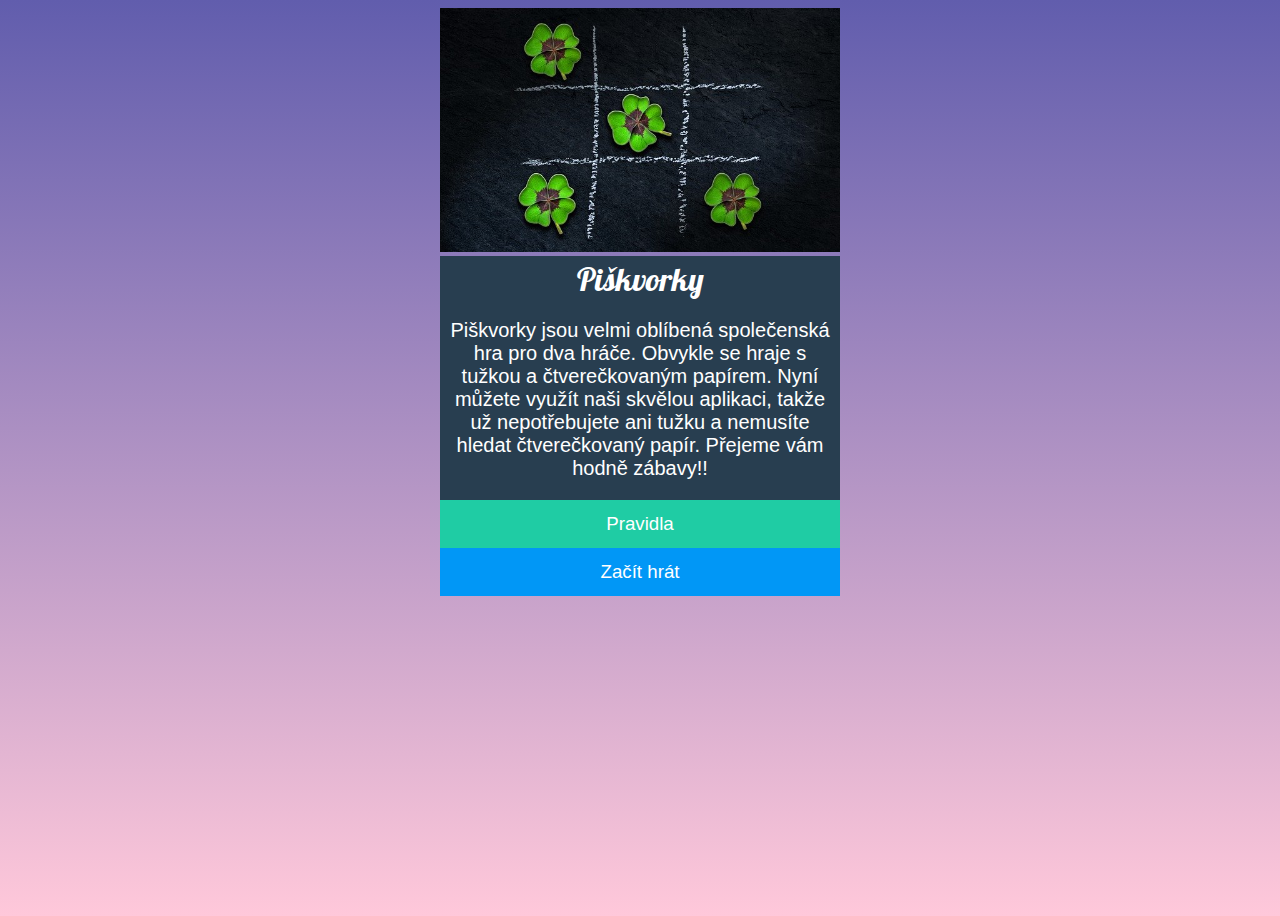
<file: index.html>
<!DOCTYPE html>
<html lang="en">
  <head>
    <meta charset="UTF-8" />
    <meta http-equiv="X-UA-Compatible" content="IE=edge" />
    <meta name="viewport" content="width=device-width, initial-scale=1.0" />
    <link
      href="https://fonts.googleapis.com/css2?family=Courgette&family=Lobster&display=swap"
      rel="stylesheet"
    />
    <title>market Piskvorky</title>
    <link rel="stylesheet" href="css/page.css" />
  </head>
  <body >
    <table class="center">
      <img class="center" width="400px" src="img/uvodni.jpg" alt="logo" />
      <tr>
        <th><h1>Piškvorky</h1></th>
      </tr>
      <tr>
        <th>
          <h2>
            Piškvorky jsou velmi oblíbená společenská hra pro dva hráče. Obvykle
            se hraje s tužkou a čtverečkovaným papírem. Nyní můžete využít naši
            skvělou aplikaci, takže už nepotřebujete ani tužku a nemusíte hledat
            čtverečkovaný papír. Přejeme vám hodně zábavy!!
          </h2>
        </th>
      </tr>
    </table>
    <table class="cudl1">
      <tr>
        <th>
          <a href="pravidla.html"> <h3>Pravidla</h3></a>
        </th>
      </tr>
    </table>
    <table class="cudl2">
      <tr>
        <th>
          <a href="hra.html"> <h3>Začít hrát</h3></a>
        </th>
      </tr>
    </table>
  </body>
  
</html>
</file>
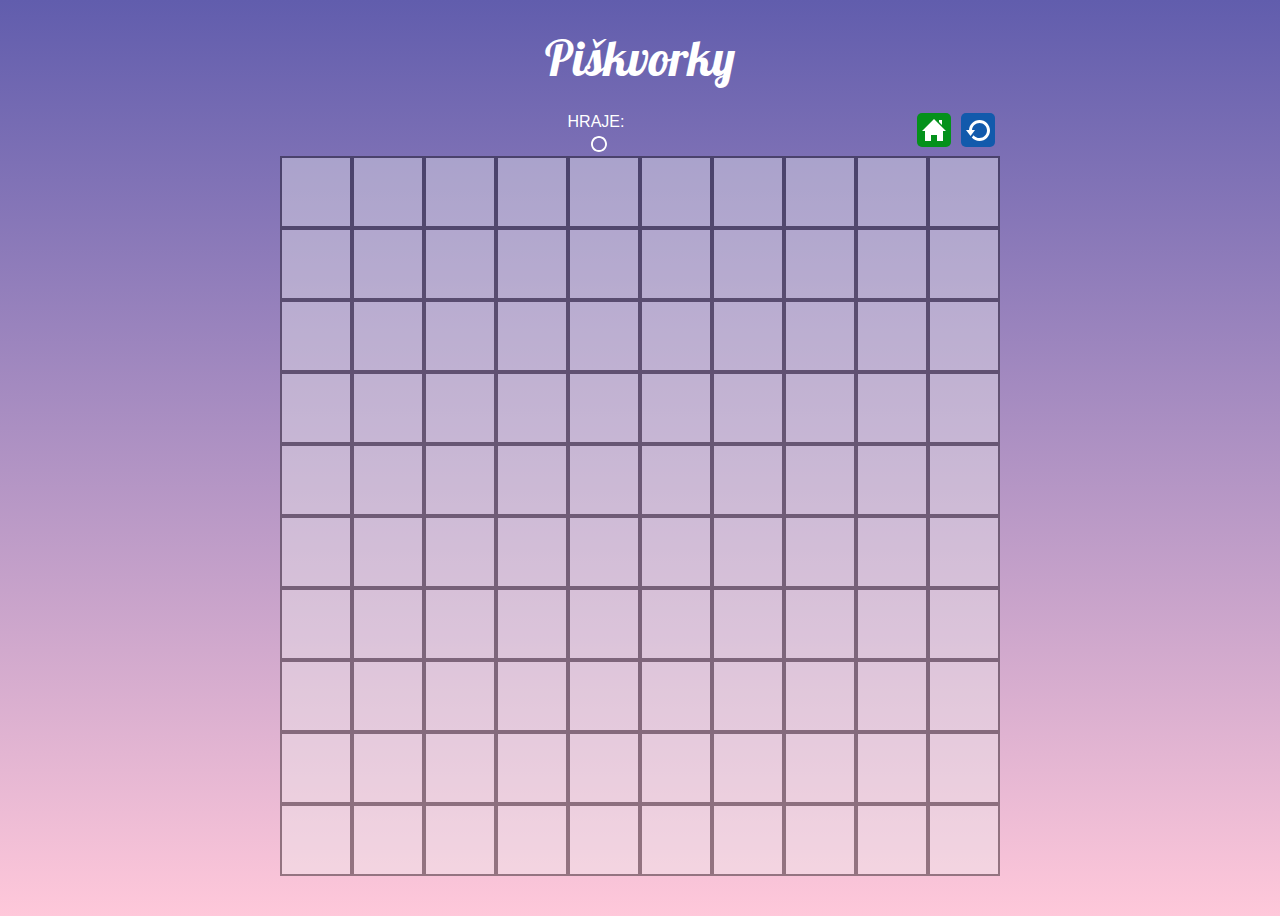
<file: hra.html>
<!DOCTYPE html>
<html lang="en">
  <head>
    <meta charset="UTF-8" />
    <meta http-equiv="X-UA-Compatible" content="IE=edge" />
    <meta name="viewport" content="width=device-width, initial-scale=1.0" />
    <link
      href="https://fonts.googleapis.com/css2?family=Courgette&family=Lobster&display=swap"
      rel="stylesheet"
    /><script src="script.js" defer></script> 
    <link rel="stylesheet" href="style.css" />
    <!-- <style>
    </style> -->
    <title>hra</title>
    
   
  </head>
  <body class="hra">
      <h1>Piškvorky</h1>
      <!--  <div class="hraci_plocha">  -->
      <div class="hraje">
       <div class="hraje1">
        <p>HRAJE:</p> 
        <img class="kolecko" src="podklady\circle.svg" alt="kolecko"/>
        <!-- <div class="blbyIkony"> -->
</div>
        <a class="ikona-domu" href="index.html">
        <!-- </div> -->
        <img class="domu" src="podklady1\home.svg" alt="domu"/></a>
        <a class="ikona-restart" href="hra.html">
        <img class="restart" src="podklady1\restart.svg" alt="restart"/></a>
        
    </div> 
      <!--  <div class="ikonky"> -->
    
     
      <div class="herniPole">
        <button class="policko"></button><button class="policko"></button
        ><button class="policko"></button><button class="policko"></button
        ><button class="policko"></button><button class="policko"></button
        ><button class="policko"></button><button class="policko"></button
        ><button class="policko"></button><button class="policko"></button>
        <button class="policko"></button><button class="policko"></button
        ><button class="policko"></button><button class="policko"></button
        ><button class="policko"></button><button class="policko"></button
        ><button class="policko"></button><button class="policko"></button
        ><button class="policko"></button><button class="policko"></button>
        <button class="policko"></button><button class="policko"></button
        ><button class="policko"></button><button class="policko"></button
        ><button class="policko"></button><button class="policko"></button
        ><button class="policko"></button><button class="policko"></button
        ><button class="policko"></button><button class="policko"></button>
        <button class="policko"></button><button class="policko"></button
        ><button class="policko"></button><button class="policko"></button
        ><button class="policko"></button><button class="policko"></button
        ><button class="policko"></button><button class="policko"></button
        ><button class="policko"></button><button class="policko"></button>
        <button class="policko"></button><button class="policko"></button
        ><button class="policko"></button><button class="policko"></button
        ><button class="policko"></button><button class="policko"></button
        ><button class="policko"></button><button class="policko"></button
        ><button class="policko"></button><button class="policko"></button>
        <button class="policko"></button><button class="policko"></button
        ><button class="policko"></button><button class="policko"></button
        ><button class="policko"></button><button class="policko"></button
        ><button class="policko"></button><button class="policko"></button
        ><button class="policko"></button><button class="policko"></button>
        <button class="policko"></button><button class="policko"></button
        ><button class="policko"></button><button class="policko"></button
        ><button class="policko"></button><button class="policko"></button
        ><button class="policko"></button><button class="policko"></button
        ><button class="policko"></button><button class="policko"></button>
        <button class="policko"></button><button class="policko"></button
        ><button class="policko"></button><button class="policko"></button
        ><button class="policko"></button><button class="policko"></button
        ><button class="policko"></button><button class="policko"></button
        ><button class="policko"></button><button class="policko"></button>
        <button class="policko"></button><button class="policko"></button
        ><button class="policko"></button><button class="policko"></button
        ><button class="policko"></button><button class="policko"></button
        ><button class="policko"></button><button class="policko"></button
        ><button class="policko"></button><button class="policko"></button>
        <button class="policko"></button><button class="policko"></button
        ><button class="policko"></button><button class="policko"></button
        ><button class="policko"></button><button class="policko"></button
        ><button class="policko"></button><button class="policko"></button
        ><button class="policko"></button><button class="policko"></button>
      </div>
<!-- 
      <a class="cudl cudl-hrat" href="pravidla.html">Pravidla</a>
      <a class="cudl cudl-home" href="index.html">Uvodní stránka</a> -->
    </div>
  </body>
</html>
</file>
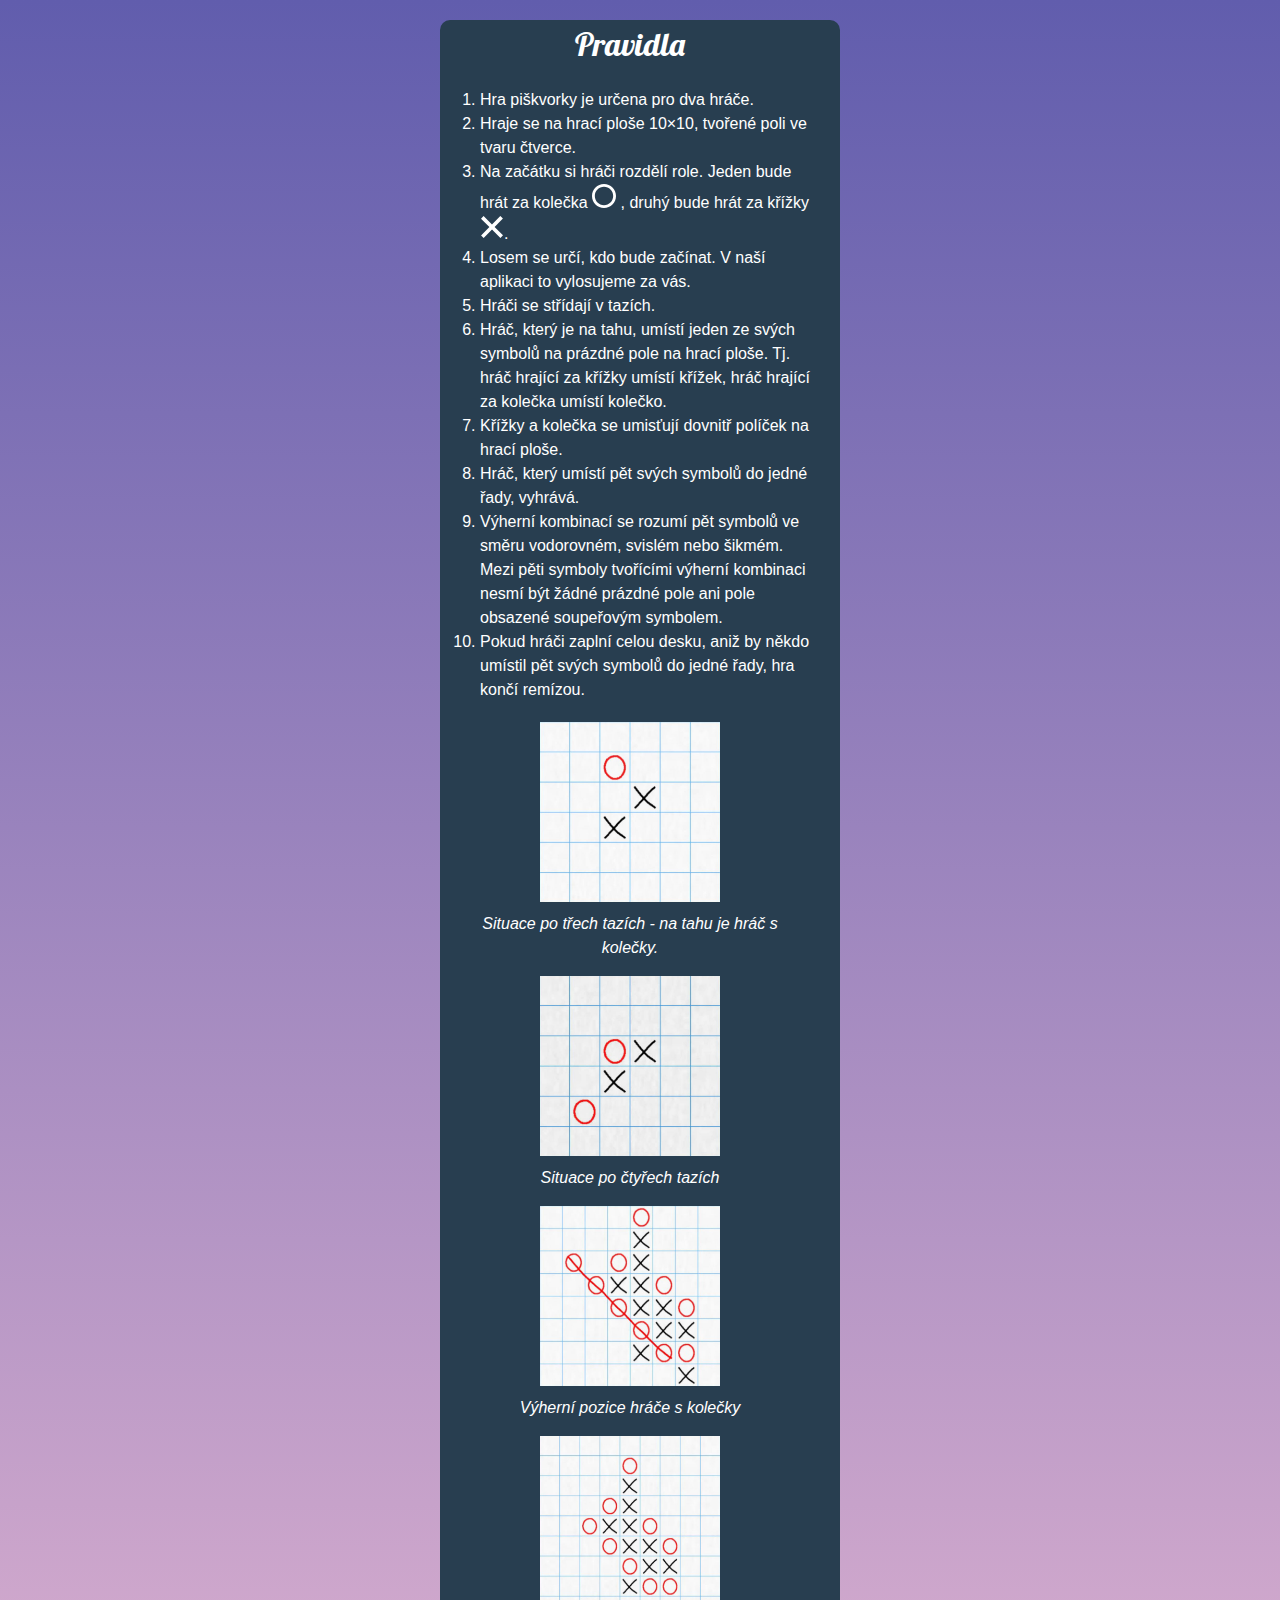
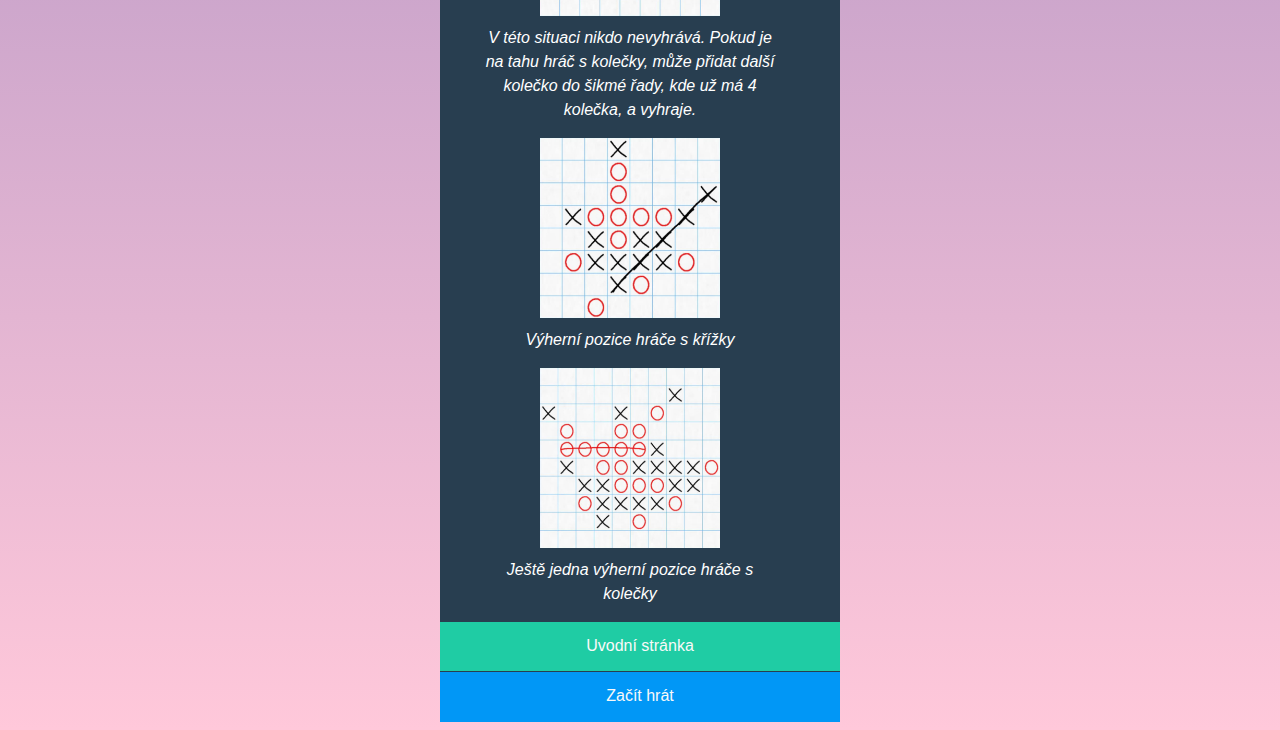
<file: pravidla.html>
<!DOCTYPE html>
<html lang="en">
  <head>
    <meta charset="UTF-8" />
    <meta http-equiv="X-UA-Compatible" content="IE=edge" />
    <meta name="viewport" content="width=device-width, initial-scale=1.0" />
    <link
      href="https://fonts.googleapis.com/css2?family=Courgette&family=Lobster&display=swap"
      rel="stylesheet"
    />
    <title>Pravidla</title>
    <link rel="stylesheet" href="css/page.css" />
  </head>
  <body class="bodypravidla">
    <div class="kontejner">
      <h1 class="nadpis">Pravidla</h1>
      <ol>
        <li>Hra piškvorky je určena pro dva hráče.</li>
        <li>Hraje se na hrací ploše 10×10, tvořené poli ve tvaru čtverce.</li>
        <li>
          Na začátku si hráči rozdělí role. Jeden bude hrát za kolečka
          <img class="ikonka" src="podklady/circle.svg" alt="kroužek" />
          , druhý bude hrát za křížky
          <img class="ikonka" src="podklady/cross.svg" alt="křížek" />.
        </li>
        <li>
          Losem se určí, kdo bude začínat. V naší aplikaci to vylosujeme za vás.
        </li>
        <li>Hráči se střídají v tazích.</li>
        <li>
          Hráč, který je na tahu, umístí jeden ze svých symbolů na prázdné pole
          na hrací ploše. Tj. hráč hrající za křížky umístí křížek, hráč hrající
          za kolečka umístí kolečko.
        </li>
        <li>Křížky a kolečka se umisťují dovnitř políček na hrací ploše.</li>
        <li>Hráč, který umístí pět svých symbolů do jedné řady, vyhrává.</li>
        <li>
          Výherní kombinací se rozumí pět symbolů ve směru vodorovném, svislém
          nebo šikmém. Mezi pěti symboly tvořícími výherní kombinaci nesmí být
          žádné prázdné pole ani pole obsazené soupeřovým symbolem.
        </li>
        <li>
          Pokud hráči zaplní celou desku, aniž by někdo umístil pět svých
          symbolů do jedné řady, hra končí remízou.
        </li>
      </ol>
      <div class="podklady">
        <figure>
          <img
            class="instructions"
            src="podklady/instructions-01.jpg"
            alt=" po 3 tazích"
          />
          <figcaption>
            Situace po třech tazích - na tahu je hráč s kolečky.
          </figcaption>
        </figure>

        <figure>
          <img
            class="instructions"
            src="podklady/instructions-02.jpg"
            alt="po 4 tazích"
          />
          <figcaption>Situace po čtyřech tazích</figcaption>
        </figure>
        <figure>
          <img
            class="instructions"
            src="podklady/instructions-03.jpg"
            alt="výherná pozice"
          />

          <figcaption>Výherní pozice hráče s kolečky</figcaption>
        </figure>

        <figure>
          <img
            class="instructions"
            src="podklady/instructions-04.jpg"
            alt="vyrovnaná partie"
          />

          <figcaption>
            V této situaci nikdo nevyhrává. Pokud je na tahu hráč s kolečky,
            může přidat další kolečko do šikmé řady, kde už má 4 kolečka, a
            vyhraje.
          </figcaption>
        </figure>

        <figure>
          <img
            class="instructions"
            src="podklady/instructions-05.jpg"
            alt="výherní pozice"
          />

          <figcaption>Výherní pozice hráče s křížky</figcaption>
        </figure>

        <figure>
          <img
            class="instructions"
            src="podklady/instructions-06.jpg"
            alt=" výherní pozice"
          />

          <figcaption>Ještě jedna výherní pozice hráče s kolečky</figcaption>
        </figure>
      </div>
      <a class="cudl cudl-home" href="index.html">Uvodní stránka</a>
      <a class="cudl cudl-hrat" href="hra.html">Začít hrát</a>
    </div>
  </body>
</html>
</file>
<file: css/page.css>
html {
box-sizing: border-box;
}

*,
::after,
::before {
box-sizing: inherit;
}

body 
{	
  background: linear-gradient(#615dad, #ffc8da);
  background-repeat: no-repeat;
  background-size: cover;
  text-align: center;
  min-height: 100vh;
}

/* background-color: linear-gradient (#615dad, #ffc8da);
  background-repeat: no-repeat;
  background-size: cover;
  min-height: 100vh;
  text-align: center;
  margin: 0; */

	
table{
width:400px;
text-align:center;
background-color:#283e50;
margin-left:auto;
margin-right:auto;
/* border-spacing: 0;
 */}
table.center {
margin-left: 0,auto; 
margin-right:0, auto;
/* border-spacing: 0; */

}

h1 {
font-family: 'Lobster', cursive;
/* kerning: 10px; */
font-style:normal;
color:#ffffff;
font-weight:400;
margin:0px;
}

h2 {
font-family: Roboto, sans-serif;
font-style:normal;
color:#ffffff;
font-weight:400;
font-size:20px;
margin: 0 15 10 15;
}

h3 {
font-family: Roboto, sans-serif;
font-style:normal;
color:#ffffff;
font-weight:400;
margin: 10px 0px;
}
img.center {
margin:0, auto;
}
.cudl {
  width: 400px;
  height: 50px;
  color: #f9f9f9;
  font-family: sans-serif;
  font-size: 1,5rem;
  display:  block;
  margin: 0 auto;
  text-decoration: none;
  line-height: 3rem;
  text-align: center;
}
/* input { 
    border: 0;
    background: red;
    -webkit-appearance: none;
} */
table.cudl1 {
  margin-left: auto; 
  margin-right: auto;
  width:400px;text-align:center;background-color:#1fcca4;margin-left:auto;margin-right:auto;
}
table.cudl2 {
  margin-left: auto; 
  margin-right: auto;
  width:400px;text-align:center;background-color:#0197f6;margin-left:auto;margin-right:auto;
}
.cudl1:hover {
  background-color: #1cbb96;
}
.cudl2:hover {
  background-color: #0090e9;
}
a {
text-decoration: none; 
}

/* ----------------dalsi strana */


.bodypravidla {
	background: linear-gradient(#615dad, #ffc8da);
	height: 100%;
  display: block;
  margin-left: auto;
  margin-right: auto;
	/* text-align: center; */
	}
.kontejner {
    box-sizing: border-box;
    
    background-color: #283e50;
    margin-left: auto;
    margin-right: auto;
    width: 400px;
    border-radius: 10px 10px 0px 0px;
    font-family: sans-serif;
    font-size: 1em;
    line-height: 1.5;
    color: white;
    padding: 0px 20px 0 0px;
    margin-top: 20px;
  }
ol{
  box-sizing: border-box;
  margin: 20px 0 20px 0;
  text-align: left;
}
.podklady {
margin-left: auto;
margin-right: auto;
/* display: flex;
flex-wrap: wrap; */
flex-direction: row;
/* justify-items:center; */
}

.instructions{
  margin-left: auto;
  margin-right: auto;
  display: flex;
  /* flex-direction: row;
  flex-wrap: wrap; */
  width: auto;
  padding: 0;
}
.ikonka{
  filter: invert();
}

figcaption {
  font-family: roboto,sans-serif;
  text-align: center;
  font-style: italic;
  margin-top: 10px; 
}
.cudl-home{    
  background-color: #1fcca4;
  border-bottom: solid 1px #283e50;
}
.cudl-hrat{
  background-color: #0197f6;
}
.cudl1-home:hover {
  background-color: #1e836b;
}
.cudl1-hrat:hover {
  background-color: #196ca0;
}
@media (min-width: 300px) {
  .instructions {
    
      max-width: 80%; 
      
    display: flex;
    flex-direction: column;
    justify-content: space-around; 
  }
}
  @media screen and (min-width: 1000px) {
    .instructions {
    display: flex;
    flex-wrap: wrap;
    flex-direction: row;
    max-width: 60%;
    }
  }
</file>
<file: style.css>
html {
  box-sizing: border-box;
}

*,
::after,
::before {
  box-sizing: inherit;
}

body {
  background: linear-gradient(#615dad, #ffc8da);
  background-repeat: no-repeat;
  background-size: cover;
  min-height: 300vh;
  /*  text-align: center; */
}
.hra {
  text-align: center;
  max-width: 80vh;
  min-height: 100vh;
  margin-left: auto;
  margin-right: auto;
  justify-content: center;
}
h1 {
  font-family: "Lobster", cursive;
  /* font-kerning: 10px; */
  font-size: 3rem;
  color: #ffffff;
  font-weight: 400;
  margin: 0px;
  padding-top: 20px;
  padding-bottom: 20px;
}
.hraje {
  display: flex;
  flex-wrap: row;
  width: 80vmin;
  margin: 0 auto;
  align-items: center;
  justify-content: space-between;
}
.hraje1 {
  flex-wrap: row;
  width: 80vmin;
  margin: 0 auto;
  align-items: center;
}

p {
  font-family: Arial, Helvetica, sans-serif;
  font-weight: bolder;
  color: #ffffff;
  font-weight: 400;
  font-size: 1 rem;
  margin: 5px;
}

.kolecko,
.krizek {
  filter: invert();
   width: 1rem;
  height: 1rem;
  margin-left: 5px;
  margin-right:auto;
}

.domu {
  width: 1,5rem;
  height: 1,5rem;
  background-color: rgb(4, 145, 27);
  border-radius: 5px;
  margin: 5px;
  padding: 5px;
}
.domu:hover {
  background-color: #1cbb96;
}
.restart {
  width: 1, 5rem;
  height: 1, 5rem;
  background-color: rgb(18, 90, 172);
  border-radius: 5px;
  margin: 5px;
  padding: 5px;

}
.restart:hover {
  background-color: #31afe9;
}

.herniPole {
  display: flex;
  max-width: 80vh;
  /*   flex-direction: row; */
  flex-wrap: wrap;
  width: 80vmin;
  margin: 0 auto;
}
.policko {
  display: inline-block;
  padding: 0;
  margin: auto 0;
  /* background-color: transparent; */
  opacity: 40%;
  width: 8vmin;
  height: 8vmin;
  border: 2px black solid;
}
.policko:hover {
  opacity:80%;  

}
.policko:nth-child(10n) {
  flex-grow: 1;
}

.board__field--circle {
  background-image: url('podklady/circle.svg');
  background-size: 2rem;
  background-position: center;
  background-repeat: no-repeat;
}

.board__field--cross {
  background-image: url('podklady/cross.svg');
  background-size: 2rem;
  background-position: center;
  background-repeat: no-repeat;
}
</file>
